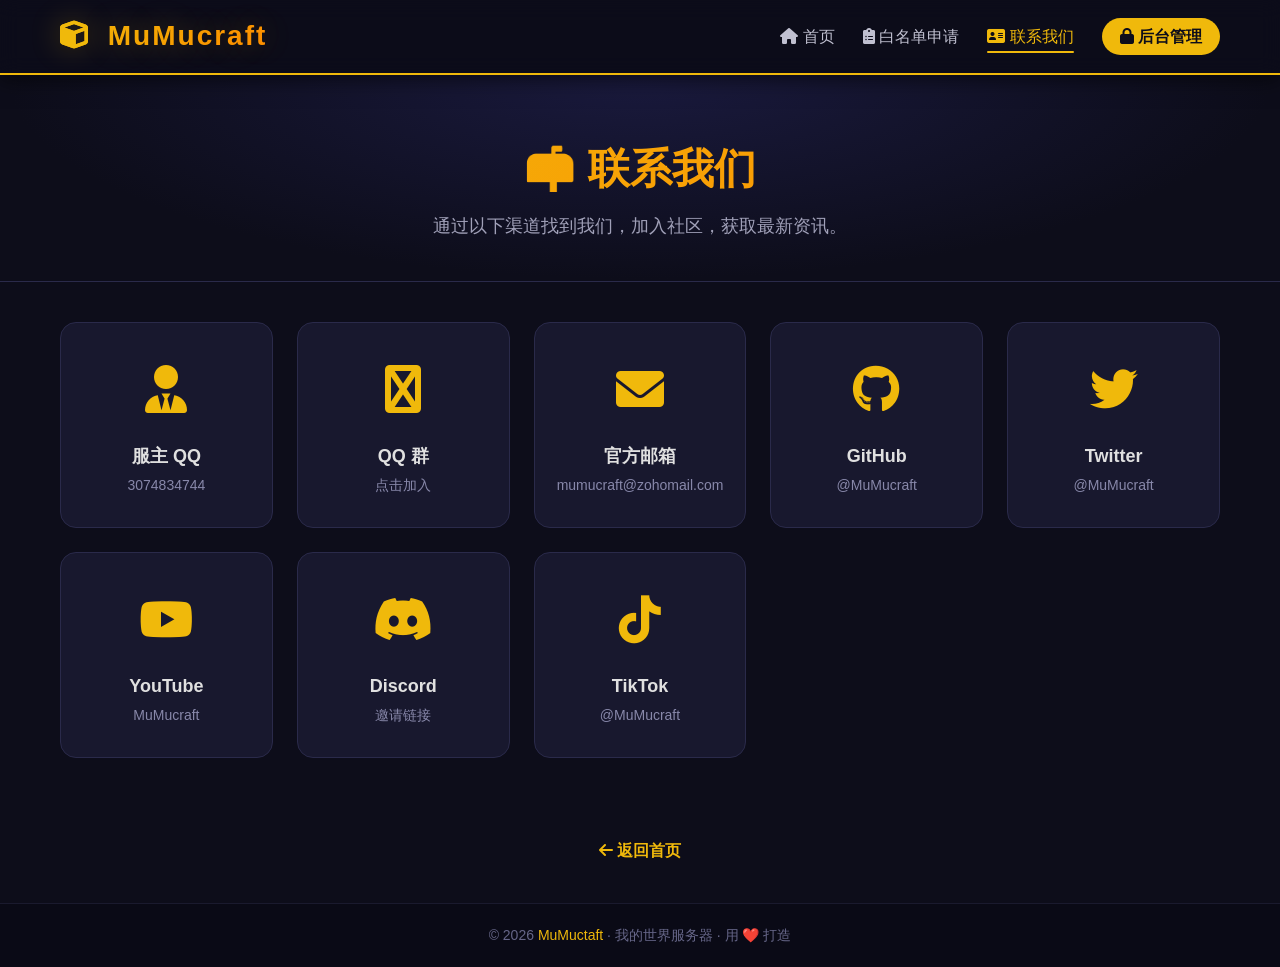
<file: contact.html>
<!DOCTYPE html>
<html lang="zh-CN">
<head>
    <meta charset="UTF-8">
    <meta name="viewport" content="width=device-width, initial-scale=1.0">
    <title>联系我们 · MuMucraft</title>
    <link rel="stylesheet" href="https://cdnjs.cloudflare.com/ajax/libs/font-awesome/6.0.0-beta3/css/all.min.css">
    <link rel="stylesheet" href="style.css">
    <style>
        .contact-hero {
            padding: 60px 0 40px;
            text-align: center;
            background: radial-gradient(ellipse at center top, #1a1a3e 0%, #0d0d1a 70%);
            border-bottom: 1px solid #2a2a4a;
        }
        .contact-hero h1 {
            font-size: 42px;
            font-weight: 900;
            background: linear-gradient(135deg, #f0b90b, #ff8c00);
            -webkit-background-clip: text;
            -webkit-text-fill-color: transparent;
        }
        .contact-hero p {
            color: #a0a0b8;
            font-size: 18px;
            max-width: 600px;
            margin: 10px auto 0;
        }
        .contact-grid-extended {
            display: grid;
            grid-template-columns: repeat(auto-fit, minmax(180px, 1fr));
            gap: 24px;
            padding: 40px 0 60px;
        }
        .contact-item-extended {
            background: #18182e;
            padding: 30px 20px;
            border-radius: 16px;
            border: 1px solid #2a2a4a;
            text-align: center;
            transition: 0.3s;
            text-decoration: none;
            color: #e0e0e0;
            display: block;
        }
        .contact-item-extended:hover {
            transform: translateY(-6px);
            border-color: #f0b90b;
            box-shadow: 0 12px 40px rgba(240, 185, 11, 0.1);
            color: #f0b90b;
        }
        .contact-item-extended .icon {
            font-size: 48px;
            margin-bottom: 12px;
            color: #f0b90b;
        }
        .contact-item-extended .platform {
            font-size: 18px;
            font-weight: 600;
        }
        .contact-item-extended .handle {
            font-size: 14px;
            color: #8888aa;
            margin-top: 4px;
        }
        .back-link {
            text-align: center;
            margin: 20px 0 40px;
        }
        .back-link a {
            color: #f0b90b;
            font-weight: 600;
        }
        .back-link a:hover {
            color: #ffd700;
        }
    </style>
</head>
<body>
    <div class="toast-container" id="toastContainer"></div>

    <nav class="navbar">
        <div class="container">
            <div class="logo"><i class="fas fa-cube"></i> MuMucraft</div>
            <div class="nav-links">
                <a href="index.html"><i class="fas fa-home"></i> 首页</a>
                <a href="apply.html"><i class="fas fa-clipboard-list"></i> 白名单申请</a>
                <a class="active" href="contact.html"><i class="fas fa-address-card"></i> 联系我们</a>
                <a class="admin-btn" href="admin.html"><i class="fas fa-lock"></i> 后台管理</a>
            </div>
        </div>
    </nav>

    <section class="contact-hero">
        <div class="container">
            <h1>📬 联系我们</h1>
            <p>通过以下渠道找到我们，加入社区，获取最新资讯。</p>
        </div>
    </section>

    <div class="container">
        <div class="contact-grid-extended">
            <a href="tencent://message/?uin=3074834744" target="_blank" class="contact-item-extended">
                <div class="icon"><i class="fas fa-user-tie"></i></div>
                <div class="platform">服主 QQ</div>
                <div class="handle">3074834744</div>
            </a>
            <a href="https://qm.qq.com/q/LpbBDMSkco" target="_blank" class="contact-item-extended">
                <div class="icon"><i class="fas fa-qq"></i></div>
                <div class="platform">QQ 群</div>
                <div class="handle">点击加入</div>
            </a>
            <a href="mailto:mumucraft@zohomail.com" target="_blank" class="contact-item-extended">
                <div class="icon"><i class="fas fa-envelope"></i></div>
                <div class="platform">官方邮箱</div>
                <div class="handle">mumucraft@zohomail.com</div>
            </a>
            <a href="#" target="_blank" class="contact-item-extended">
                <div class="icon"><i class="fab fa-github"></i></div>
                <div class="platform">GitHub</div>
                <div class="handle">@MuMucraft</div>
            </a>
            <a href="#" target="_blank" class="contact-item-extended">
                <div class="icon"><i class="fab fa-twitter"></i></div>
                <div class="platform">Twitter</div>
                <div class="handle">@MuMucraft</div>
            </a>
            <a href="#" target="_blank" class="contact-item-extended">
                <div class="icon"><i class="fab fa-youtube"></i></div>
                <div class="platform">YouTube</div>
                <div class="handle">MuMucraft</div>
            </a>
            <a href="https://discord.gg/hcjYJbrKPa" target="_blank" class="contact-item-extended">
                <div class="icon"><i class="fab fa-discord"></i></div>
                <div class="platform">Discord</div>
                <div class="handle">邀请链接</div>
            </a>
            <a href="#" target="_blank" class="contact-item-extended">
                <div class="icon"><i class="fab fa-tiktok"></i></div>
                <div class="platform">TikTok</div>
                <div class="handle">@MuMucraft</div>
            </a>
        </div>

        <div class="back-link">
            <a href="index.html"><i class="fas fa-arrow-left"></i> 返回首页</a>
        </div>
    </div>

    <div class="footer">
        <div class="container">
            <p>© 2026 <span>MuMuctaft</span> · 我的世界服务器 · 用 ❤️ 打造</p>
        </div>
    </div>

    <script src="script.js"></script>
</body>
</html>
</file>
<file: style.css>
/* ========== 全局重置 ========== */
* {
    margin: 0;
    padding: 0;
    box-sizing: border-box;
}

body {
    font-family: 'Segoe UI', 'PingFang SC', Roboto, 'Helvetica Neue', sans-serif;
    background: #0d0d1a;
    color: #e0e0e0;
    min-height: 100vh;
    line-height: 1.6;
}

a {
    color: #f0b90b;
    text-decoration: none;
}
a:hover {
    color: #ffd700;
}

/* ========== 滚动条 ========== */
::-webkit-scrollbar {
    width: 8px;
}
::-webkit-scrollbar-track {
    background: #1a1a2e;
}
::-webkit-scrollbar-thumb {
    background: #f0b90b;
    border-radius: 4px;
}

/* ========== 通用容器 ========== */
.container {
    max-width: 1200px;
    margin: 0 auto;
    padding: 0 20px;
}

/* ========== 导航栏 ========== */
.navbar {
    background: rgba(13, 13, 26, 0.92);
    backdrop-filter: blur(10px);
    border-bottom: 2px solid #f0b90b;
    padding: 14px 0;
    position: sticky;
    top: 0;
    z-index: 999;
    box-shadow: 0 4px 20px rgba(0, 0, 0, 0.6);
}
.navbar .container {
    display: flex;
    justify-content: space-between;
    align-items: center;
    flex-wrap: wrap;
}
.navbar .logo {
    font-size: 28px;
    font-weight: 800;
    letter-spacing: 2px;
    background: linear-gradient(135deg, #f0b90b, #ff8c00);
    -webkit-background-clip: text;
    -webkit-text-fill-color: transparent;
    text-shadow: 0 0 30px rgba(240, 185, 11, 0.3);
}
.navbar .logo i {
    -webkit-text-fill-color: #f0b90b;
    margin-right: 8px;
}
.navbar .nav-links {
    display: flex;
    gap: 28px;
    align-items: center;
    flex-wrap: wrap;
}
.navbar .nav-links a {
    color: #c0c0d0;
    font-weight: 500;
    font-size: 16px;
    transition: 0.3s;
    position: relative;
    cursor: pointer;
}
.navbar .nav-links a:hover,
.navbar .nav-links a.active {
    color: #f0b90b;
}
.navbar .nav-links a.active::after {
    content: '';
    position: absolute;
    bottom: -4px;
    left: 0;
    width: 100%;
    height: 2px;
    background: #f0b90b;
    border-radius: 2px;
}
.navbar .nav-links .admin-btn {
    background: #f0b90b;
    color: #0d0d1a !important;
    padding: 6px 18px;
    border-radius: 30px;
    font-weight: 700;
    transition: 0.3s;
}
.navbar .nav-links .admin-btn:hover {
    background: #ffd700;
    transform: scale(1.05);
    box-shadow: 0 0 20px rgba(240, 185, 11, 0.4);
}

/* ========== 页面切换 ========== */
.page {
    display: none;
    animation: fadeIn 0.5s ease;
}
.page.active {
    display: block;
}

@keyframes fadeIn {
    from {
        opacity: 0;
        transform: translateY(20px);
    }
    to {
        opacity: 1;
        transform: translateY(0);
    }
}

/* ========== 首页 - 英雄区 ========== */
.hero {
    padding: 60px 0 40px;
    text-align: center;
    background: radial-gradient(ellipse at center top, #1a1a3e 0%, #0d0d1a 70%);
    border-bottom: 1px solid #2a2a4a;
}
.hero h1 {
    font-size: 52px;
    font-weight: 900;
    background: linear-gradient(135deg, #f0b90b, #ff8c00);
    -webkit-background-clip: text;
    -webkit-text-fill-color: transparent;
    margin-bottom: 12px;
}
.hero p {
    font-size: 20px;
    color: #a0a0b8;
    max-width: 700px;
    margin: 0 auto 20px;
}
.hero .mc-badge {
    display: inline-block;
    background: rgba(240, 185, 11, 0.15);
    border: 1px solid #f0b90b;
    padding: 6px 24px;
    border-radius: 30px;
    font-size: 14px;
    color: #f0b90b;
    letter-spacing: 2px;
}

/* ========== 特色卡片 ========== */
.features-section {
    padding: 50px 0;
}
.section-title {
    font-size: 32px;
    font-weight: 700;
    text-align: center;
    margin-bottom: 40px;
    color: #f0f0f0;
}
.section-title span {
    color: #f0b90b;
}
.features-grid {
    display: grid;
    grid-template-columns: repeat(auto-fit, minmax(240px, 1fr));
    gap: 28px;
}
.feature-card {
    background: #18182e;
    border-radius: 16px;
    padding: 30px 24px;
    text-align: center;
    border: 1px solid #2a2a4a;
    transition: 0.4s;
    cursor: default;
}
.feature-card:hover {
    transform: translateY(-8px);
    border-color: #f0b90b;
    box-shadow: 0 12px 40px rgba(240, 185, 11, 0.1);
}
.feature-card .icon {
    font-size: 44px;
    color: #f0b90b;
    margin-bottom: 16px;
}
.feature-card h3 {
    font-size: 20px;
    margin-bottom: 8px;
    color: #fff;
}
.feature-card p {
    color: #a0a0b8;
    font-size: 15px;
}

/* ========== 白名单申请页面 ========== */
.apply-section {
    padding: 40px 0 60px;
}
.apply-wrapper {
    display: grid;
    grid-template-columns: 1fr 1fr;
    gap: 40px;
    align-items: start;
}
@media (max-width: 860px) {
    .apply-wrapper {
        grid-template-columns: 1fr;
    }
}

.apply-form {
    background: #18182e;
    padding: 32px 30px;
    border-radius: 16px;
    border: 1px solid #2a2a4a;
}
.apply-form h2 {
    font-size: 26px;
    margin-bottom: 8px;
    color: #f0f0f0;
}
.apply-form .sub {
    color: #8888aa;
    margin-bottom: 24px;
    font-size: 14px;
}
.form-group {
    margin-bottom: 18px;
}
.form-group label {
    display: block;
    font-weight: 600;
    margin-bottom: 5px;
    font-size: 14px;
    color: #c0c0d0;
}
.form-group label .required {
    color: #ff6b6b;
    margin-left: 2px;
}
.form-group input,
.form-group textarea,
.form-group select {
    width: 100%;
    padding: 12px 16px;
    border-radius: 10px;
    border: 1px solid #2a2a4a;
    background: #10101f;
    color: #e0e0e0;
    font-size: 15px;
    transition: 0.3s;
    outline: none;
}
.form-group input:focus,
.form-group textarea:focus,
.form-group select:focus {
    border-color: #f0b90b;
    box-shadow: 0 0 0 3px rgba(240, 185, 11, 0.15);
}
.form-group textarea {
    resize: vertical;
    min-height: 90px;
}
.form-group select option {
    background: #18182e;
}
.submit-btn {
    background: linear-gradient(135deg, #f0b90b, #e09e00);
    color: #0d0d1a;
    border: none;
    padding: 14px 32px;
    border-radius: 30px;
    font-size: 18px;
    font-weight: 700;
    cursor: pointer;
    transition: 0.3s;
    width: 100%;
    letter-spacing: 1px;
}
.submit-btn:hover {
    transform: scale(1.02);
    box-shadow: 0 8px 30px rgba(240, 185, 11, 0.3);
}
.submit-btn:disabled {
    opacity: 0.5;
    cursor: not-allowed;
    transform: none;
}

/* ===== 查询区域 - 中考成绩查询风格 ===== */
.apply-status {
    background: #18182e;
    padding: 32px 30px;
    border-radius: 16px;
    border: 1px solid #2a2a4a;
}
.apply-status h2 {
    font-size: 26px;
    margin-bottom: 8px;
    color: #f0f0f0;
}
.apply-status .sub {
    color: #8888aa;
    margin-bottom: 24px;
    font-size: 14px;
}
.status-query {
    display: flex;
    gap: 12px;
    margin-bottom: 24px;
    flex-wrap: wrap;
}
.status-query input {
    flex: 1;
    min-width: 160px;
    padding: 12px 16px;
    border-radius: 10px;
    border: 1px solid #2a2a4a;
    background: #10101f;
    color: #e0e0e0;
    font-size: 15px;
    outline: none;
}
.status-query input:focus {
    border-color: #f0b90b;
}
.status-query button {
    padding: 12px 24px;
    border-radius: 10px;
    border: none;
    background: #f0b90b;
    color: #0d0d1a;
    font-weight: 700;
    cursor: pointer;
    transition: 0.3s;
}
.status-query button:hover {
    background: #ffd700;
}

/* ===== 成绩单风格结果 ===== */
.status-result {
    background: #10101f;
    border-radius: 12px;
    padding: 20px;
    min-height: 80px;
    border-left: 4px solid #f0b90b;
}
.status-result .empty {
    color: #666688;
    text-align: center;
    padding: 16px 0;
}
/* 成绩单卡片 */
.result-card {
    background: #0d0d1a;
    border: 1px solid #2a2a4a;
    border-radius: 12px;
    padding: 20px 24px;
    margin-bottom: 16px;
    transition: 0.3s;
}
.result-card:last-child {
    margin-bottom: 0;
}
.result-card.approved {
    border-color: #4caf50;
    background: #0d1a0d;
}
.result-card.rejected {
    border-color: #f44336;
    background: #1a0d0d;
}
.result-card.pending {
    border-color: #ffc107;
    background: #1a1a0d;
}
.result-card .header {
    display: flex;
    justify-content: space-between;
    align-items: center;
    flex-wrap: wrap;
    gap: 10px;
    margin-bottom: 10px;
}
.result-card .header .game-id {
    font-size: 22px;
    font-weight: 700;
    color: #f0f0f0;
}
.result-card .header .status-badge-lg {
    padding: 4px 20px;
    border-radius: 30px;
    font-size: 16px;
    font-weight: 700;
}
.result-card .header .status-badge-lg.approved {
    background: #4caf50;
    color: #fff;
}
.result-card .header .status-badge-lg.rejected {
    background: #f44336;
    color: #fff;
}
.result-card .header .status-badge-lg.pending {
    background: #ffc107;
    color: #0d0d1a;
}
.result-card .detail-grid {
    display: grid;
    grid-template-columns: 1fr 1fr;
    gap: 8px 20px;
    font-size: 14px;
    color: #a0a0b8;
}
.result-card .detail-grid .label {
    color: #666688;
}
.result-card .detail-grid .value {
    color: #e0e0e0;
}
.result-card .congrats {
    margin-top: 12px;
    padding: 12px 16px;
    background: #4caf5020;
    border-radius: 8px;
    border-left: 4px solid #4caf50;
    color: #4caf50;
    font-weight: 600;
    display: none;
}
.result-card.approved .congrats {
    display: block;
}
.result-card .reject-reason {
    margin-top: 8px;
    color: #f44336;
    font-size: 14px;
}
@media (max-width: 480px) {
    .result-card .detail-grid {
        grid-template-columns: 1fr;
    }
}

/* ========== 联系方式 ========== */
.contact-section {
    padding: 40px 0 60px;
    border-top: 1px solid #1a1a2e;
}
.contact-grid {
    display: grid;
    grid-template-columns: repeat(auto-fit, minmax(200px, 1fr));
    gap: 24px;
    text-align: center;
}
.contact-item {
    background: #18182e;
    padding: 24px 16px;
    border-radius: 12px;
    border: 1px solid #2a2a4a;
    transition: 0.3s;
}
.contact-item:hover {
    border-color: #f0b90b;
}
.contact-item .icon {
    font-size: 32px;
    color: #f0b90b;
    margin-bottom: 8px;
}
.contact-item .label {
    color: #8888aa;
    font-size: 14px;
}
.contact-item .value {
    font-size: 18px;
    font-weight: 600;
    margin-top: 4px;
    color: #f0f0f0;
}
.contact-item .value a {
    color: #f0b90b;
}
.contact-item .value a:hover {
    color: #ffd700;
}

/* ========== 后台管理 ========== */
.admin-login {
    max-width: 420px;
    margin: 60px auto;
    background: #18182e;
    padding: 40px 36px;
    border-radius: 20px;
    border: 1px solid #2a2a4a;
    text-align: center;
}
.admin-login h2 {
    font-size: 28px;
    margin-bottom: 6px;
}
.admin-login p {
    color: #8888aa;
    margin-bottom: 24px;
    font-size: 14px;
}
.admin-login .form-group {
    text-align: left;
}
.admin-login .login-btn {
    background: #f0b90b;
    color: #0d0d1a;
    border: none;
    padding: 14px;
    border-radius: 30px;
    font-size: 18px;
    font-weight: 700;
    width: 100%;
    cursor: pointer;
    transition: 0.3s;
    margin-top: 8px;
}
.admin-login .login-btn:hover {
    background: #ffd700;
    box-shadow: 0 8px 30px rgba(240, 185, 11, 0.25);
}
.admin-login .error-msg {
    color: #ff6b6b;
    font-size: 14px;
    margin-top: 12px;
    min-height: 24px;
}

/* ========== 后台面板 ========== */
.admin-panel {
    padding: 30px 0 60px;
}
.admin-header {
    display: flex;
    justify-content: space-between;
    align-items: center;
    flex-wrap: wrap;
    gap: 16px;
    margin-bottom: 30px;
}
.admin-header h1 {
    font-size: 30px;
    font-weight: 700;
}
.admin-header h1 small {
    font-size: 16px;
    font-weight: 400;
    color: #8888aa;
    margin-left: 12px;
}
.admin-header .logout-btn {
    background: transparent;
    border: 1px solid #ff6b6b60;
    color: #ff6b6b;
    padding: 8px 24px;
    border-radius: 30px;
    cursor: pointer;
    transition: 0.3s;
    font-weight: 600;
}
.admin-header .logout-btn:hover {
    background: #ff6b6b20;
    border-color: #ff6b6b;
}
.admin-header .change-user-btn {
    background: transparent;
    border: 1px solid #f0b90b60;
    color: #f0b90b;
    padding: 8px 24px;
    border-radius: 30px;
    cursor: pointer;
    transition: 0.3s;
    font-weight: 600;
}
.admin-header .change-user-btn:hover {
    background: #f0b90b20;
    border-color: #f0b90b;
}

/* 统计卡片 */
.stats-grid {
    display: grid;
    grid-template-columns: repeat(auto-fit, minmax(150px, 1fr));
    gap: 18px;
    margin-bottom: 32px;
}
.stat-card {
    background: #18182e;
    padding: 20px 16px;
    border-radius: 12px;
    border: 1px solid #2a2a4a;
    text-align: center;
}
.stat-card .num {
    font-size: 34px;
    font-weight: 800;
    color: #f0b90b;
}
.stat-card .label {
    font-size: 14px;
    color: #8888aa;
    margin-top: 2px;
}
.stat-card.approved .num {
    color: #4caf50;
}
.stat-card.rejected .num {
    color: #f44336;
}
.stat-card.pending .num {
    color: #ffc107;
}

/* 工具栏 */
.toolbar {
    display: flex;
    flex-wrap: wrap;
    gap: 14px;
    margin-bottom: 20px;
    align-items: center;
    background: #18182e;
    padding: 16px 20px;
    border-radius: 12px;
    border: 1px solid #2a2a4a;
}
.toolbar .search-box {
    flex: 1;
    min-width: 180px;
    display: flex;
    gap: 10px;
    align-items: center;
}
.toolbar .search-box input {
    flex: 1;
    padding: 10px 16px;
    border-radius: 8px;
    border: 1px solid #2a2a4a;
    background: #10101f;
    color: #e0e0e0;
    outline: none;
    font-size: 14px;
}
.toolbar .search-box input:focus {
    border-color: #f0b90b;
}
.toolbar .filter-box {
    display: flex;
    gap: 10px;
    align-items: center;
    flex-wrap: wrap;
}
.toolbar .filter-box select {
    padding: 10px 16px;
    border-radius: 8px;
    border: 1px solid #2a2a4a;
    background: #10101f;
    color: #e0e0e0;
    outline: none;
    font-size: 14px;
    cursor: pointer;
}
.toolbar .filter-box select:focus {
    border-color: #f0b90b;
}
.toolbar .clear-btn {
    padding: 8px 18px;
    border-radius: 8px;
    border: 1px solid #2a2a4a;
    background: transparent;
    color: #8888aa;
    cursor: pointer;
    transition: 0.3s;
    font-size: 14px;
}
.toolbar .clear-btn:hover {
    border-color: #f0b90b;
    color: #f0b90b;
}

/* 表格 */
.table-wrap {
    overflow-x: auto;
    background: #18182e;
    border-radius: 12px;
    border: 1px solid #2a2a4a;
}
table {
    width: 100%;
    border-collapse: collapse;
    font-size: 14px;
    min-width: 680px;
}
table th {
    background: #10101f;
    color: #c0c0d0;
    font-weight: 600;
    padding: 14px 16px;
    text-align: left;
    border-bottom: 2px solid #2a2a4a;
    white-space: nowrap;
}
table td {
    padding: 14px 16px;
    border-bottom: 1px solid #1a1a2e;
    vertical-align: middle;
}
table tr:hover td {
    background: #1a1a30;
}
table .status-badge {
    display: inline-block;
    padding: 2px 16px;
    border-radius: 30px;
    font-size: 13px;
    font-weight: 600;
}
table .status-badge.pending {
    background: #ffc10720;
    color: #ffc107;
    border: 1px solid #ffc10760;
}
table .status-badge.approved {
    background: #4caf5020;
    color: #4caf50;
    border: 1px solid #4caf5060;
}
table .status-badge.rejected {
    background: #f4433620;
    color: #f44336;
    border: 1px solid #f4433660;
}
.action-group {
    display: flex;
    gap: 6px;
    flex-wrap: wrap;
}
.action-group button {
    padding: 4px 14px;
    border: none;
    border-radius: 6px;
    font-size: 13px;
    font-weight: 600;
    cursor: pointer;
    transition: 0.2s;
}
.action-group .approve-btn {
    background: #4caf5020;
    color: #4caf50;
    border: 1px solid #4caf5060;
}
.action-group .approve-btn:hover {
    background: #4caf50;
    color: #fff;
}
.action-group .reject-btn {
    background: #f4433620;
    color: #f44336;
    border: 1px solid #f4433660;
}
.action-group .reject-btn:hover {
    background: #f44336;
    color: #fff;
}
.action-group .delete-btn {
    background: #66668820;
    color: #8888aa;
    border: 1px solid #66668860;
}
.action-group .delete-btn:hover {
    background: #f44336;
    color: #fff;
    border-color: #f44336;
}
.empty-row td {
    text-align: center;
    color: #666688;
    padding: 40px 0;
    font-size: 16px;
}

/* ========== 页脚 ========== */
.footer {
    background: #0a0a16;
    padding: 20px 0;
    text-align: center;
    border-top: 1px solid #1a1a2e;
    color: #666688;
    font-size: 14px;
}
.footer span {
    color: #f0b90b;
}

/* ========== Toast 提示 ========== */
.toast-container {
    position: fixed;
    top: 80px;
    right: 20px;
    z-index: 9999;
    display: flex;
    flex-direction: column;
    gap: 10px;
}
.toast {
    background: #18182e;
    border: 1px solid #2a2a4a;
    padding: 14px 24px;
    border-radius: 12px;
    box-shadow: 0 8px 30px rgba(0, 0, 0, 0.6);
    min-width: 200px;
    max-width: 360px;
    animation: slideInRight 0.4s ease;
    border-left: 4px solid #f0b90b;
    color: #e0e0e0;
}
.toast.success {
    border-left-color: #4caf50;
}
.toast.error {
    border-left-color: #f44336;
}
.toast.info {
    border-left-color: #42a5f5;
}
@keyframes slideInRight {
    from {
        opacity: 0;
        transform: translateX(60px);
    }
    to {
        opacity: 1;
        transform: translateX(0);
    }
}

/* ========== 模态框 ========== */
.modal-overlay {
    position: fixed;
    top: 0;
    left: 0;
    width: 100%;
    height: 100%;
    background: rgba(0, 0, 0, 0.7);
    backdrop-filter: blur(6px);
    display: flex;
    align-items: center;
    justify-content: center;
    z-index: 10000;
    padding: 20px;
}
.modal-box {
    background: #18182e;
    border: 1px solid #2a2a4a;
    border-radius: 20px;
    padding: 36px 32px;
    max-width: 440px;
    width: 100%;
    box-shadow: 0 20px 60px rgba(0, 0, 0, 0.8);
    animation: fadeIn 0.3s ease;
}
.modal-box h2 {
    font-size: 26px;
    margin-bottom: 8px;
    color: #f0f0f0;
}
.modal-box p {
    color: #8888aa;
    font-size: 14px;
    margin-bottom: 20px;
}
.modal-box .form-group {
    text-align: left;
}
.modal-box .error-msg {
    color: #ff6b6b;
    font-size: 14px;
    margin-top: 12px;
    min-height: 24px;
}

/* ========== 响应式 ========== */
@media (max-width: 640px) {
    .navbar .container {
        flex-direction: column;
        gap: 12px;
    }
    .navbar .nav-links {
        gap: 14px;
        justify-content: center;
    }
    .hero h1 {
        font-size: 32px;
    }
    .hero p {
        font-size: 16px;
    }
    .section-title {
        font-size: 24px;
    }
    .apply-form,
    .apply-status {
        padding: 20px 16px;
    }
    .admin-login {
        padding: 28px 20px;
        margin: 30px 16px;
    }
    .admin-header h1 {
        font-size: 22px;
    }
    .admin-header {
        flex-direction: column;
        align-items: stretch;
    }
    .toolbar {
        flex-direction: column;
        align-items: stretch;
    }
    .stats-grid {
        grid-template-columns: repeat(2, 1fr);
    }
    .modal-box {
        padding: 24px 20px;
    }
}
</file>
